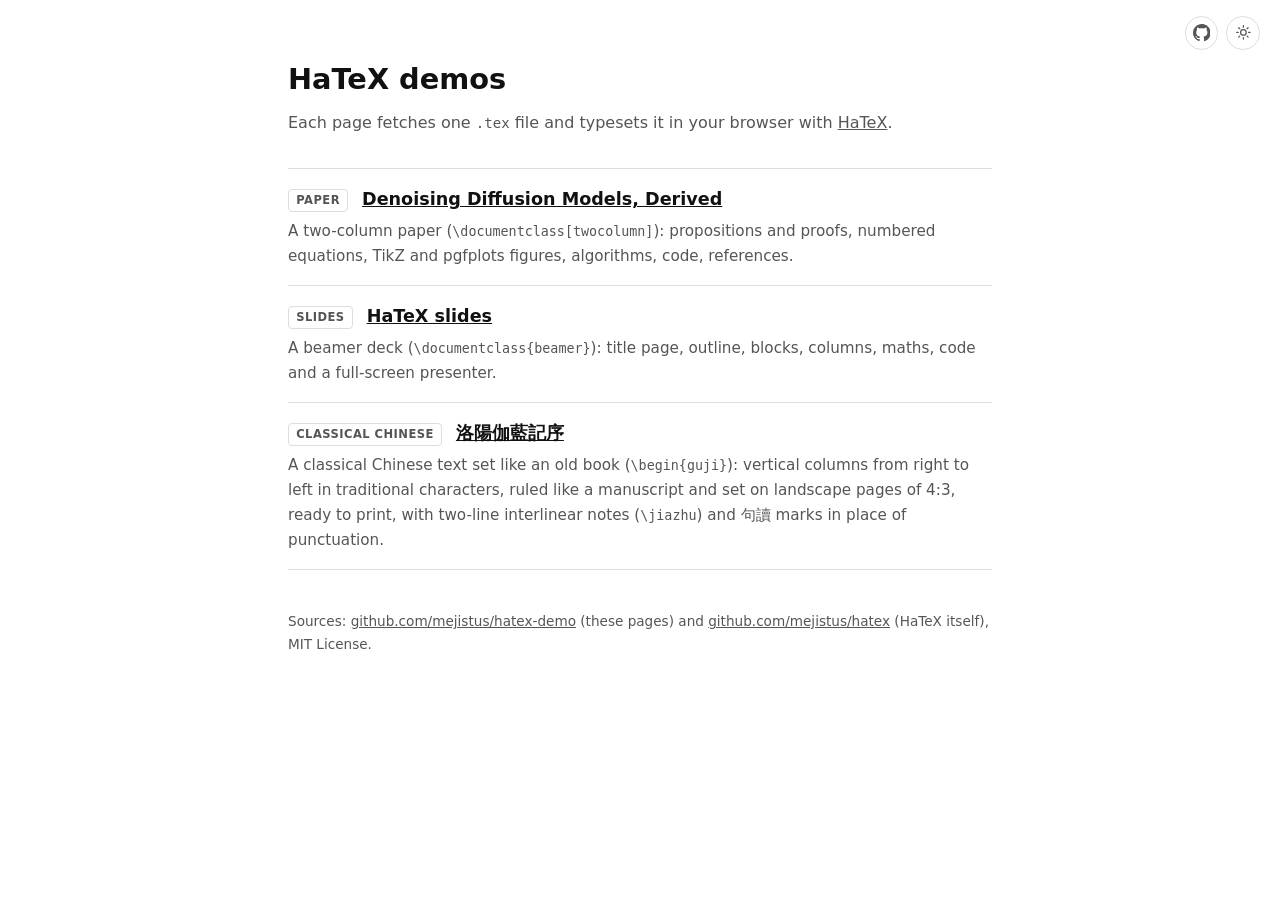
<file: index.html>
<!doctype html>
<html lang="en">
<head>
<meta charset="utf-8">
<meta name="viewport" content="width=device-width, initial-scale=1">
<link rel="icon" href="../favicon-32.png" sizes="32x32">
<link rel="icon" href="../favicon.svg?v=3" type="image/svg+xml">
<link rel="apple-touch-icon" href="../apple-touch-icon.png">
<title>HaTeX demos</title>
<meta name="description" content="Three documents rendered in the browser by HaTeX: a two-column paper, a classical Chinese text set like an old book, and a beamer slide deck.">
<link rel="stylesheet" href="theme.css?v=1.9.1">
<script src="theme.js?v=1.9.1"></script>
<style>
    body { margin: 0; background: var(--bg); color: var(--fg); font: 16px/1.65 system-ui, -apple-system, "Segoe UI", sans-serif; }
  main { max-width: 44rem; margin: 0 auto; padding: 3.5rem 1.25rem 4rem; }
  a { color: inherit; }
  h1 { font-size: 1.8rem; margin: 0 0 0.4rem; }
  .lead { color: var(--grey); margin: 0 0 2rem; }
  ul { list-style: none; padding: 0; margin: 0; }
  li { padding: 1rem 0; border-top: 1px solid var(--line); }
  li:last-child { border-bottom: 1px solid var(--line); }
  li a { font-size: 1.1rem; font-weight: 600; }
  .kind {
    display: inline-block; margin-right: 0.55rem; padding: 0.05rem 0.45rem; vertical-align: 0.12em;
    font-size: 0.72rem; font-weight: 600; letter-spacing: 0.04em; text-transform: uppercase;
    color: var(--grey); border: 1px solid var(--line); border-radius: 0.25rem;
  }
  li p { margin: 0.3rem 0 0; color: var(--grey); font-size: 0.95rem; }
  code { font: 0.88em ui-monospace, "SF Mono", Menlo, monospace; }
  footer { margin-top: 2.5rem; font-size: 0.85rem; color: var(--grey); }
</style>
</head>
<body>
<main>
  <h1>HaTeX demos</h1>
  <p class="lead">Each page fetches one <code>.tex</code> file and typesets it in your browser with <a href="../">HaTeX</a>.</p>
  <ul>
    <li>
      <span class="kind">Paper</span>
      <a href="paper/">Denoising Diffusion Models, Derived</a>
      <p>A two-column paper (<code>\documentclass[twocolumn]</code>): propositions and proofs, numbered equations, TikZ and pgfplots figures, algorithms, code, references.</p>
    </li>
    <li>
      <span class="kind">Slides</span>
      <a href="slides/">HaTeX slides</a>
      <p>A beamer deck (<code>\documentclass{beamer}</code>): title page, outline, blocks, columns, maths, code and a full-screen presenter.</p>
    </li>
    <li>
      <span class="kind">Classical Chinese</span>
      <a href="zh/">洛陽伽藍記序</a>
      <p>A classical Chinese text set like an old book (<code>\begin{guji}</code>): vertical columns from right to left in traditional characters, ruled like a manuscript and set on landscape pages of 4:3, ready to print, with two-line interlinear notes (<code>\jiazhu</code>) and 句讀 marks in place of punctuation.</p>
    </li>
  </ul>
  <footer>Sources: <a href="https://github.com/mejistus/hatex-demo">github.com/mejistus/hatex-demo</a> (these pages) and <a href="https://github.com/mejistus/hatex">github.com/mejistus/hatex</a> (HaTeX itself), MIT License.</footer>
</main>
</body>
</html>
</file>
<file: theme.css>
/* Light and dark for the demo pages, in the colours of the HaTeX project
   page. The rendered documents follow through HaTeX's data-theme, which
   theme.js sets on <html>. */
:root {
  color-scheme: light;
  --bg: #fff;
  --fg: #111;
  --ink: #000;
  --soft: #f6f6f6;
  --line: #ddd;
  --grey: #555;
  --paper: #fbf8f1;   /* the leaves of vertical text */
}
@media (prefers-color-scheme: dark) {
  :root:not([data-color="light"]) {
    color-scheme: dark;
    --bg: #191817; --fg: #e8e6e3; --ink: #eee; --soft: #242220; --line: #3a3835; --grey: #a8a39c; --paper: #221f1b;
  }
}
:root[data-color="dark"] {
  color-scheme: dark;
  --bg: #191817; --fg: #e8e6e3; --ink: #eee; --soft: #242220; --line: #3a3835; --grey: #a8a39c; --paper: #221f1b;
}

/* GitHub and theme buttons at the window's top right, as on the HaTeX
   project page: the same icons, sizes and place. */
body { position: relative; }
.corner { position: absolute; top: 1rem; right: 1.25rem; z-index: 5; display: flex; gap: 0.5rem; }
.theme, .gh {
  width: 2.1rem; height: 2.1rem; padding: 0;
  display: grid; place-items: center;
  color: var(--grey); background: transparent;
  border: 1px solid var(--line); border-radius: 50%;
  cursor: pointer; transition: color 0.15s, border-color 0.15s, background-color 0.15s;
  box-sizing: border-box; font: inherit;
}
.theme:hover, .gh:hover { color: var(--fg); border-color: var(--grey); background: var(--soft); }
.theme:focus-visible, .gh:focus-visible { outline: 2px solid var(--fg); outline-offset: 2px; }
a.gh { text-decoration: none; }
.gh svg { width: 1.1rem; height: 1.1rem; display: block; }
.theme svg { width: 1.05rem; height: 1.05rem; display: none; }
.theme[data-mode="light"] .i-light, .theme[data-mode="dark"] .i-dark { display: block; }
</file>
